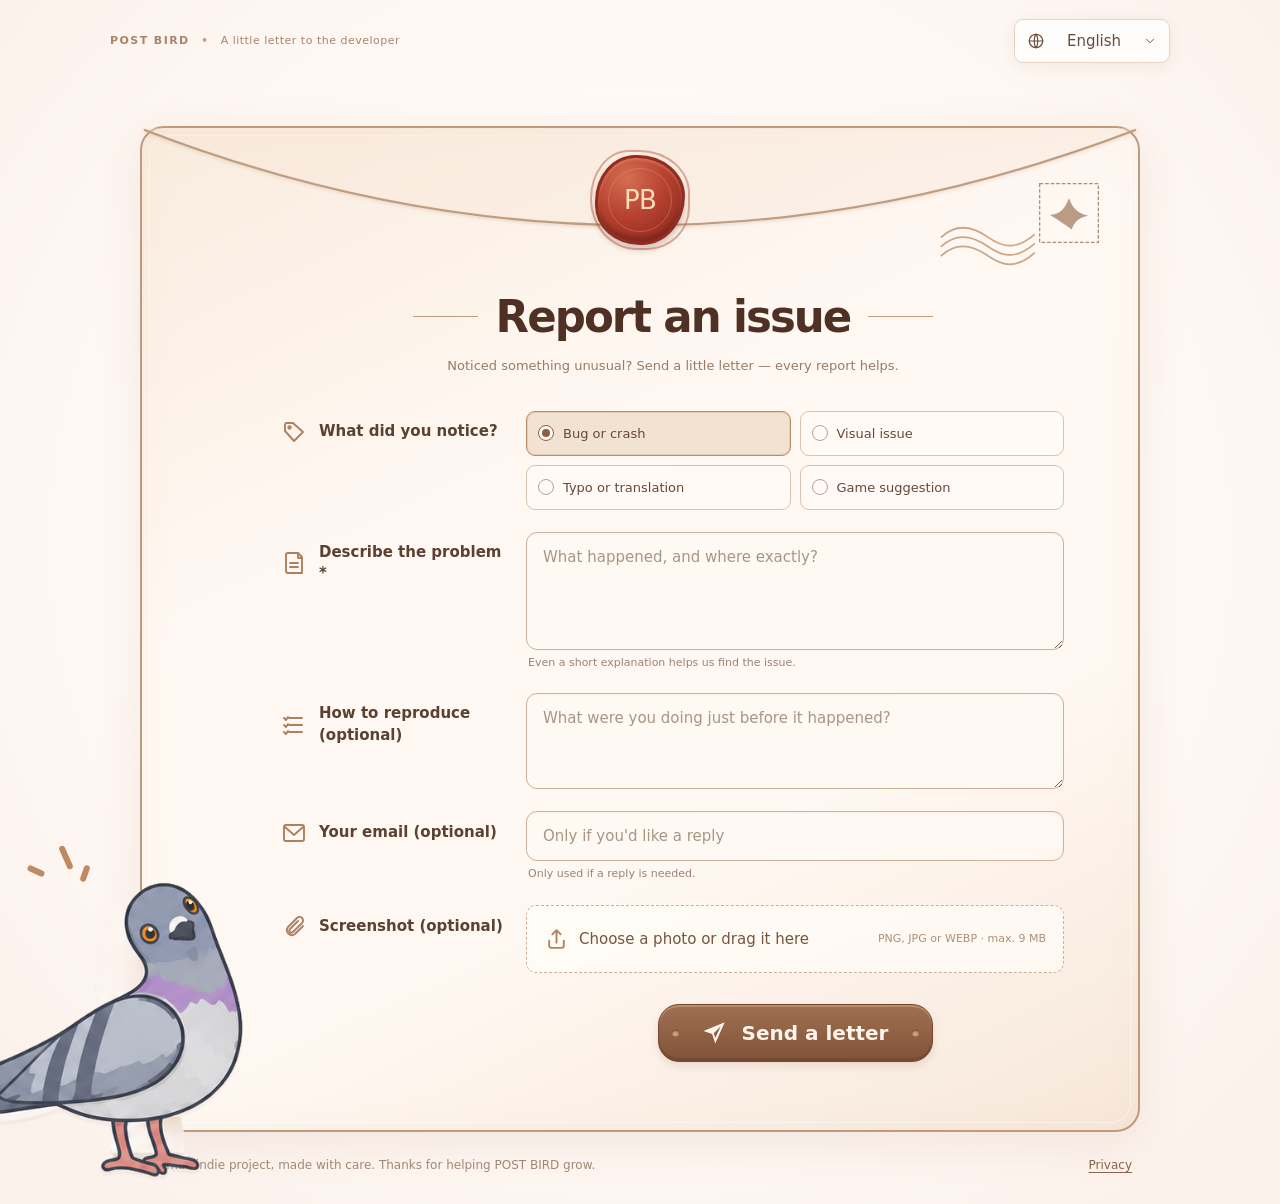
<file: index.html>
<!doctype html>
<html lang="en">
<head>
  <meta charset="utf-8">
  <meta name="viewport" content="width=device-width,initial-scale=1">
  <meta name="theme-color" content="#fff7f1">
  <meta name="description" content="Share a bug, visual issue, typo or suggestion for POST BIRD. A little letter to the developer.">
  <title>POST BIRD · Feedback</title>
  <link rel="icon" href="assets/favicon.svg" type="image/svg+xml">
  <link rel="stylesheet" href="styles.css">
  <script src="config.js" defer></script>
  <script src="app.js" defer></script>
</head>
<body data-page="form">
  <header class="top-bar">
    <div class="top-bar-inner">
      <span class="small-sign" aria-label="POST BIRD">POST BIRD <span class="sign-dot">•</span> <span data-i18n="smallSign">A little letter to the developer</span></span>
      <div class="lang-wrap" id="langWrap">
        <button type="button" class="language-trigger" id="langTrigger" aria-haspopup="true" aria-expanded="false" aria-controls="languageList">
          <svg viewBox="0 0 24 24" aria-hidden="true"><circle cx="12" cy="12" r="9"/><path d="M3 12h18M12 3c3 3 3 15 0 18M12 3c-3 3-3 15 0 18"/></svg>
          <span id="currentLanguage">English</span>
          <svg class="chevron" viewBox="0 0 24 24" aria-hidden="true"><path d="m6 9 6 6 6-6"/></svg>
        </button>
        <div class="language-list" id="languageList" hidden role="menu" aria-label="Select language">
          <button type="button" role="menuitemradio" aria-checked="true" data-lang="en">English <span>EN</span></button>
          <button type="button" role="menuitemradio" aria-checked="false" data-lang="ru">Русский <span>RU</span></button>
          <button type="button" role="menuitemradio" aria-checked="false" data-lang="zh-CN">简体中文 <span>简</span></button>
          <button type="button" role="menuitemradio" aria-checked="false" data-lang="es">Español <span>ES</span></button>
          <button type="button" role="menuitemradio" aria-checked="false" data-lang="pt-BR">Português (Brasil) <span>BR</span></button>
          <button type="button" role="menuitemradio" aria-checked="false" data-lang="de">Deutsch <span>DE</span></button>
          <button type="button" role="menuitemradio" aria-checked="false" data-lang="fr">Français <span>FR</span></button>
          <button type="button" role="menuitemradio" aria-checked="false" data-lang="pl">Polski <span>PL</span></button>
        </div>
      </div>
    </div>
  </header>

  <main class="post-office">
    <div class="paper-sheet">
      <svg class="flap" viewBox="0 0 1000 175" preserveAspectRatio="none" aria-hidden="true">
        <path class="flap-fill" d="M1 2 Q498 232 999 2 L999 0 L1 0 Z"/>
        <path class="flap-outline" d="M2 2 Q498 225 998 2" />
      </svg>
      <div class="wax-seal" aria-hidden="true"><span>PB</span></div>
      <svg class="postmark" viewBox="0 0 142 82" fill="none" aria-hidden="true">
        <g stroke="#bc906d" stroke-width="2.1" stroke-linecap="round" opacity=".78">
          <path d="M4 38c17-16 35-14 55 0S94 52 114 35"/><path d="M4 49c17-16 35-14 55 0S94 63 114 46"/><path d="M4 60c17-16 35-14 55 0S94 74 114 57"/>
        </g>
      </svg>
      <div class="stamp" aria-hidden="true">
        <svg viewBox="0 0 72 72" fill="none"><path class="stamp-edge" d="M4 4h64v64H4z"/><path class="stamp-bird" d="M15 38c12 0 17-8 21-18 4 11 10 17 21 19-10 2-15 6-18 15-7-5-13-9-24-16Z"/></svg>
      </div>
      <div class="sheet-content">
        <h1 data-i18n="title">Report an issue</h1>
        <p class="subtitle" data-i18n="subtitle">Noticed something unusual? Send a little letter — every report helps.</p>
        <form id="feedbackForm" action="#" method="POST" enctype="multipart/form-data" accept-charset="UTF-8">
          <input type="hidden" name="_subject" id="formSubject" value="POST BIRD — player feedback">
          <input type="hidden" name="_template" value="table">
          <!-- Full HTTPS URL is essential: FormSubmit uses this after a valid POST. -->
          <input type="hidden" name="_next" id="nextUrl" value="https://killiri-game.github.io/thanks.html">
          <input type="hidden" name="_url" id="sourceUrl" value="https://killiri-game.github.io/">
          <input type="hidden" name="Language" id="reportLanguage" value="English">
          <input type="hidden" name="Website" id="formWebsite" value="">
          <input type="text" name="_honey" class="honeypot" tabindex="-1" autocomplete="off" aria-hidden="true">

          <div class="form-row type-row">
            <div class="row-label"><svg viewBox="0 0 24 24" aria-hidden="true"><path d="M11 3H5a2 2 0 0 0-2 2v6l9 10 9-9-10-9Z"/><circle cx="7.5" cy="7.5" r="1.2"/></svg><span data-i18n="typeLabel">What did you notice?</span></div>
            <fieldset class="type-options" aria-label="Issue type" id="issueTypes">
              <legend class="sr-only" data-i18n="typeLabel">What did you notice?</legend>
              <label class="type-option"><input type="radio" name="Issue type" value="Bug or crash" checked><span class="radio-mark"></span><span data-i18n="typeBug">Bug or crash</span></label>
              <label class="type-option"><input type="radio" name="Issue type" value="Visual issue"><span class="radio-mark"></span><span data-i18n="typeVisual">Visual issue</span></label>
              <label class="type-option"><input type="radio" name="Issue type" value="Typo or translation"><span class="radio-mark"></span><span data-i18n="typeText">Typo or translation</span></label>
              <label class="type-option"><input type="radio" name="Issue type" value="Game suggestion"><span class="radio-mark"></span><span data-i18n="typeIdea">Game suggestion</span></label>
            </fieldset>
          </div>

          <div class="form-row">
            <label class="row-label" for="description"><svg viewBox="0 0 24 24" aria-hidden="true"><path d="M6 2h10l4 4v16H6a2 2 0 0 1-2-2V4a2 2 0 0 1 2-2Z"/><path d="M16 2v5h4M8 12h8M8 16h8"/></svg><span data-i18n="descriptionLabel">Describe the problem <b>*</b></span></label>
            <div class="field-wrap"><textarea name="Description" id="description" maxlength="3500" minlength="8" rows="4" required data-placeholder="descriptionPlaceholder" placeholder="What happened, and where exactly?"></textarea><small class="field-help" data-i18n="descriptionHelp">Even a short explanation helps us find the issue.</small></div>
          </div>

          <div class="form-row">
            <label class="row-label" for="steps"><svg viewBox="0 0 24 24" aria-hidden="true"><path d="M7 5h13M7 12h13M7 19h13"/><path d="m2 5 2 2 2-3M2 12l2 2 2-3M2 19l2 2 2-3"/></svg><span data-i18n="stepsLabel">How to reproduce <em>(optional)</em></span></label>
            <textarea name="Steps to reproduce" id="steps" maxlength="2000" rows="3" data-placeholder="stepsPlaceholder" placeholder="What were you doing just before it happened?"></textarea>
          </div>

          <div class="form-row">
            <label class="row-label" for="email"><svg viewBox="0 0 24 24" aria-hidden="true"><rect x="2" y="4" width="20" height="16" rx="2"/><path d="m3 6 9 8 9-8"/></svg><span data-i18n="emailLabel">Your email <em>(optional)</em></span></label>
            <div class="field-wrap"><input type="email" name="email" id="email" maxlength="180" autocomplete="email" data-placeholder="emailPlaceholder" placeholder="Only if you'd like a reply"><small class="field-help" data-i18n="emailHelp">Only used if a reply is needed.</small></div>
          </div>

          <div class="form-row attachment-row">
            <div class="row-label"><svg viewBox="0 0 24 24" aria-hidden="true"><path d="m21 11-8 8a5 5 0 0 1-7-7L15 3a3.5 3.5 0 0 1 5 5l-9 9a2 2 0 1 1-3-3l8-8"/></svg><span data-i18n="screenshotLabel">Screenshot <em>(optional)</em></span></div>
            <div class="field-wrap"><label for="attachment" class="attachment-drop" id="dropZone"><svg viewBox="0 0 24 24" aria-hidden="true"><path d="M12 16V4m-4 4 4-4 4 4"/><path d="M5 14v5a2 2 0 0 0 2 2h10a2 2 0 0 0 2-2v-5"/></svg><span id="attachmentText" data-i18n="screenshotChoose">Choose a photo or drag it here</span><span class="file-subnote" data-i18n="screenshotFormats">PNG, JPG or WEBP · max. 9 MB</span></label><input type="file" name="attachment" id="attachment" accept="image/png,image/jpeg,image/webp"><button type="button" class="remove-file" id="removeAttachment" hidden data-i18n="removeImage">Remove image</button></div>
          </div>

          <div class="actions"><button class="send-button" type="submit" id="sendButton"><svg viewBox="0 0 32 32" fill="currentColor" aria-hidden="true"><path d="M29 3 2 14l11 4 4 12L29 3Zm-14 14 9-9-7 15-2-6Z"/></svg><span data-i18n="send">Send a letter</span></button><p class="status-note" id="statusNote" role="alert" hidden></p></div>
        </form>
      </div>
      <div class="pigeon-illustration" aria-hidden="true"><span class="wonder wonder-one"></span><span class="wonder wonder-two"></span><span class="wonder wonder-three"></span><img src="assets/pigeon.png" width="465" height="415" alt=""></div>
    </div>
    <footer class="footer-note"><span data-i18n="footerMessage">A small indie project, made with care. Thanks for helping POST BIRD grow.</span><a href="privacy.html" id="privacyLink" data-i18n="privacy">Privacy</a></footer>
  </main>
</body>
</html>
</file>
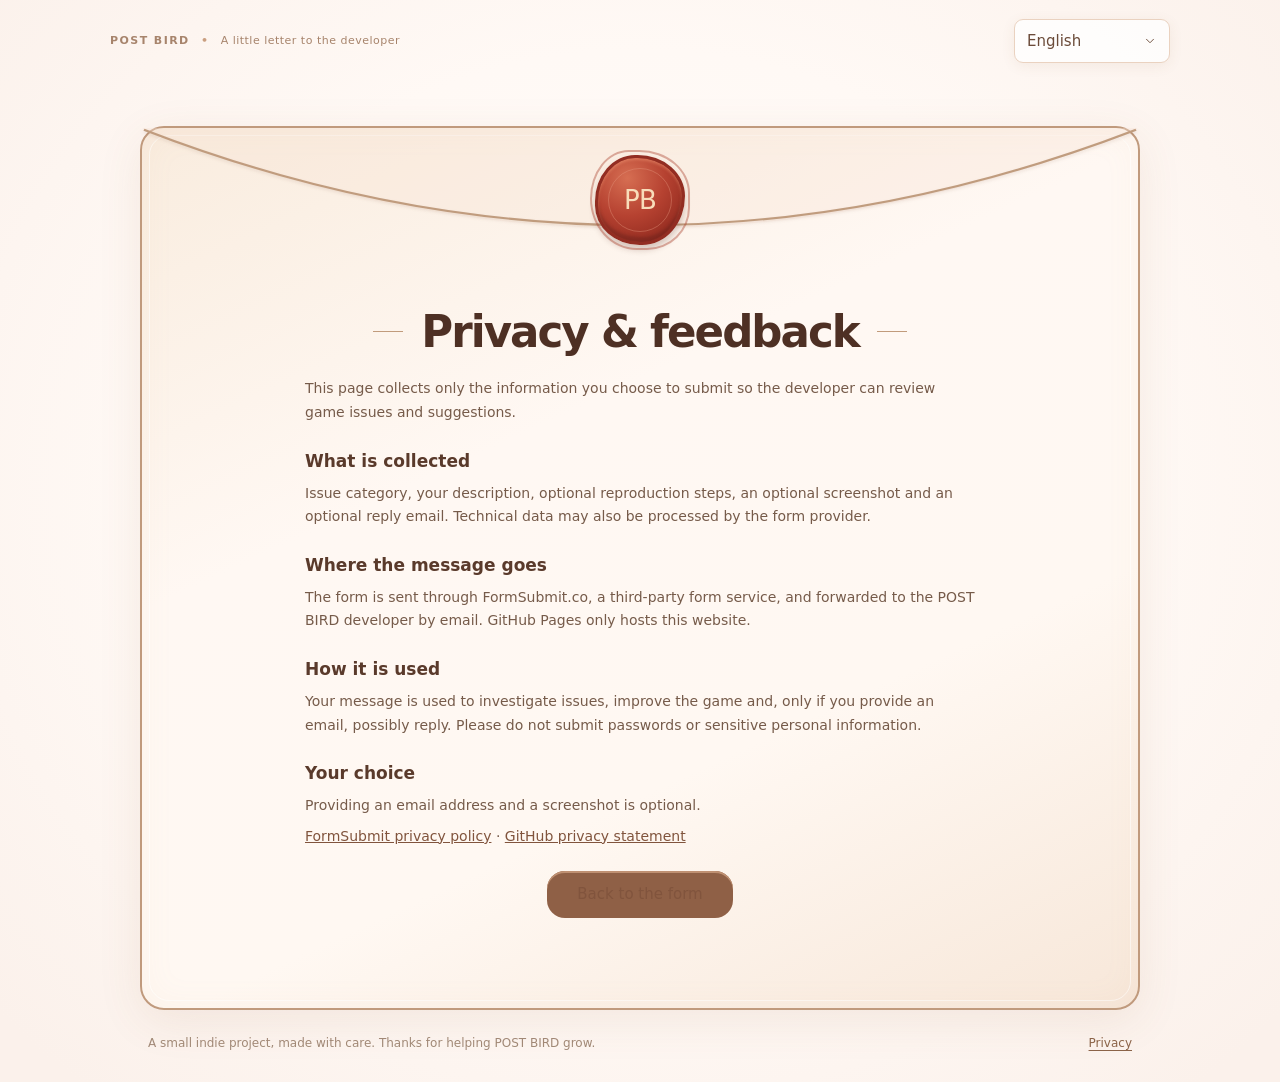
<file: privacy.html>
<!doctype html>
<html lang="en"><head><meta charset="utf-8"><meta name="viewport" content="width=device-width,initial-scale=1"><meta name="theme-color" content="#fff7f1"><title>POST BIRD · Privacy</title><link rel="icon" href="assets/favicon.svg" type="image/svg+xml"><link rel="stylesheet" href="styles.css"><script src="app.js" defer></script></head>
<body data-page="privacy"><header class="top-bar"><div class="top-bar-inner"><span class="small-sign">POST BIRD <span class="sign-dot">•</span> <span data-i18n="smallSign">A little letter to the developer</span></span><div class="lang-wrap" id="langWrap"><button class="language-trigger" id="langTrigger" aria-expanded="false" aria-controls="languageList" type="button"><span id="currentLanguage">English</span><svg class="chevron" viewBox="0 0 24 24" width="16" height="16" fill="none" stroke="currentColor" stroke-width="2"><path d="m6 9 6 6 6-6"/></svg></button><div class="language-list" id="languageList" hidden role="menu"><button type="button" data-lang="en">English</button><button type="button" data-lang="ru">Русский</button><button type="button" data-lang="zh-CN">简体中文</button><button type="button" data-lang="es">Español</button><button type="button" data-lang="pt-BR">Português (Brasil)</button><button type="button" data-lang="de">Deutsch</button><button type="button" data-lang="fr">Français</button><button type="button" data-lang="pl">Polski</button></div></div></div></header>
<main class="post-office"><section class="paper-sheet simple-sheet"><svg class="flap" viewBox="0 0 1000 175" preserveAspectRatio="none" aria-hidden="true"><path class="flap-fill" d="M1 2 Q498 232 999 2 L999 0 L1 0 Z"/><path class="flap-outline" d="M2 2 Q498 225 998 2" /></svg><div class="wax-seal" aria-hidden="true"><span>PB</span></div><div class="sheet-content"><h1 data-i18n="privacyTitle">Privacy & feedback</h1><div class="privacy-content"><p data-i18n="privacyIntro">This page collects only information you choose to submit.</p><h2 data-i18n="privacyDataTitle">What is collected</h2><p data-i18n="privacyData">Issue category, description and optional information.</p><h2 data-i18n="privacyWhereTitle">Where the message goes</h2><p data-i18n="privacyWhere">This form uses FormSubmit.co.</p><h2 data-i18n="privacyWhyTitle">How it is used</h2><p data-i18n="privacyWhy">Used to improve the game.</p><h2 data-i18n="privacyChoiceTitle">Your choice</h2><p data-i18n="privacyChoice">Email and screenshots are optional.</p><p><a href="https://formsubmit.co/privacy.pdf" target="_blank" rel="noopener noreferrer">FormSubmit privacy policy</a> · <a href="https://docs.github.com/en/site-policy/privacy-policies/github-general-privacy-statement" target="_blank" rel="noopener noreferrer">GitHub privacy statement</a></p><div class="simple-center"><a class="back-button" href="index.html" id="returnLink" data-i18n="privacyBack">Back to the form</a></div></div></div></section><footer class="footer-note"><span data-i18n="footerMessage">A small indie project, made with care.</span><a id="privacyLink" href="privacy.html" data-i18n="privacy">Privacy</a></footer></main>
</body></html>
</file>
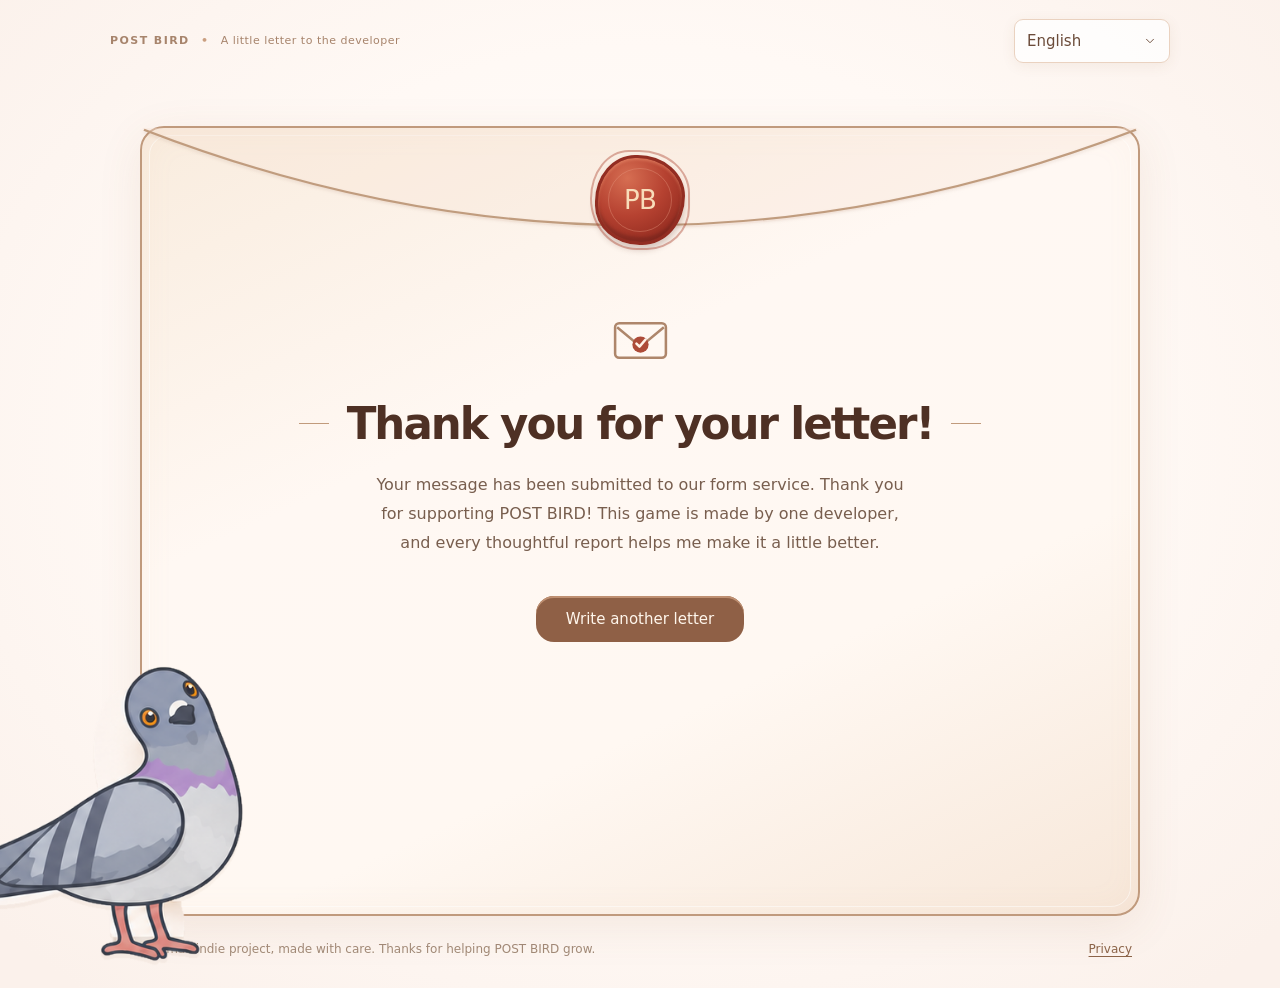
<file: thanks.html>
<!doctype html>
<html lang="en"><head><meta charset="utf-8"><meta name="viewport" content="width=device-width,initial-scale=1"><meta name="theme-color" content="#fff7f1"><title>POST BIRD · Thank you</title><link rel="icon" href="assets/favicon.svg" type="image/svg+xml"><link rel="stylesheet" href="styles.css"><script src="app.js" defer></script></head>
<body data-page="thanks">
<header class="top-bar"><div class="top-bar-inner"><span class="small-sign">POST BIRD <span class="sign-dot">•</span> <span data-i18n="smallSign">A little letter to the developer</span></span><div class="lang-wrap" id="langWrap"><button class="language-trigger" id="langTrigger" aria-expanded="false" aria-controls="languageList" type="button"><span id="currentLanguage">English</span><svg class="chevron" viewBox="0 0 24 24" width="16" height="16" fill="none" stroke="currentColor" stroke-width="2"><path d="m6 9 6 6 6-6"/></svg></button><div class="language-list" id="languageList" hidden role="menu"><button type="button" data-lang="en">English</button><button type="button" data-lang="ru">Русский</button><button type="button" data-lang="zh-CN">简体中文</button><button type="button" data-lang="es">Español</button><button type="button" data-lang="pt-BR">Português (Brasil)</button><button type="button" data-lang="de">Deutsch</button><button type="button" data-lang="fr">Français</button><button type="button" data-lang="pl">Polski</button></div></div></div></header>
<main class="post-office"><section class="paper-sheet simple-sheet"><svg class="flap" viewBox="0 0 1000 175" preserveAspectRatio="none" aria-hidden="true"><path class="flap-fill" d="M1 2 Q498 232 999 2 L999 0 L1 0 Z"/><path class="flap-outline" d="M2 2 Q498 225 998 2" /></svg><div class="wax-seal" aria-hidden="true"><span>PB</span></div><div class="sheet-content simple-center"><svg class="letter-icon" viewBox="0 0 64 64" fill="none" aria-hidden="true"><rect x="7" y="16" width="50" height="34" rx="4" stroke="#ae866b" stroke-width="2.5"/><path d="m9 20 23 19 23-19" stroke="#ae866b" stroke-width="2.5"/><circle cx="32" cy="37" r="8" fill="#ad4b38"/><path d="m28 36 3 3 6-7" stroke="#fff3e8" stroke-width="2.5" stroke-linecap="round" stroke-linejoin="round"/></svg><h1 data-i18n="thankTitle">Thank you for your letter!</h1><p class="simple-copy" data-i18n="thankBody">Your message has been submitted to our form service. Thank you for supporting POST BIRD! This game is made by one developer, and every thoughtful report helps me make it a little better.</p><a class="back-button" href="index.html" id="returnLink" data-i18n="thankBack">Write another letter</a></div><div class="pigeon-illustration" aria-hidden="true"><img src="assets/pigeon.png" alt=""></div></section><footer class="footer-note"><span data-i18n="footerMessage">A small indie project, made with care.</span><a id="privacyLink" href="privacy.html" data-i18n="privacy">Privacy</a></footer></main>
</body></html>
</file>
<file: styles.css>
:root{--ink:#4b3026;--muted:#917663;--line:#d4b59e;--paper:#fff8f2;--outline:#bf987a;--brown:#86583d;--lightbrown:#a47454}
*,*::before,*::after{box-sizing:border-box}
html{scroll-behavior:smooth}
body{margin:0;min-height:100vh;color:var(--ink);font-family:system-ui,-apple-system,"Segoe UI",Roboto,Arial,sans-serif;background:radial-gradient(ellipse 68% 72% at 50% 45%,#fffefd 0%,#fff9f5 56%,#fbf1eb 100%);font-size:15px;line-height:1.5}
button,input,textarea{font:inherit}
button{cursor:pointer}
button:focus-visible,input:focus-visible,textarea:focus-visible,a:focus-visible{outline:3px solid #bf8356;outline-offset:3px}
.top-bar{position:relative;z-index:5}.top-bar-inner{width:min(1060px,calc(100% - 46px));margin:auto;min-height:82px;display:flex;justify-content:space-between;align-items:center;gap:18px}.small-sign{font-size:11px;letter-spacing:.13em;font-weight:680;color:#a7846c}.sign-dot{padding:0 6px;color:#ca9f80}.small-sign [data-i18n]{letter-spacing:.045em;font-weight:450}
.lang-wrap{position:relative}.language-trigger{border:1px solid #ead2c0;background:rgba(255,255,255,.78);color:#6b4b39;border-radius:9px;padding:10px 12px;display:flex;align-items:center;gap:9px;min-width:156px;justify-content:space-between;box-shadow:0 3px 14px #7b533514;transition:border-color .2s,background .2s}.language-trigger:hover{border-color:#bd987c;background:#fff}.language-trigger svg{width:18px;height:18px;flex:none;fill:none;stroke:currentColor;stroke-width:1.6;stroke-linecap:round;stroke-linejoin:round}.language-trigger svg.chevron{width:14px;height:14px;transition:transform .2s}.language-trigger[aria-expanded=true] .chevron{transform:rotate(180deg)}.language-list{position:absolute;top:calc(100% + 9px);right:0;width:225px;z-index:30;padding:6px;background:#fffaf7;border:1px solid #e7cfbb;border-radius:11px;box-shadow:0 15px 36px #60381b27;transform-origin:top right;animation:curtain .18s ease-out}.language-list[hidden]{display:none}.language-list button{display:flex;align-items:center;justify-content:space-between;background:transparent;width:100%;padding:9px 11px;border:0;border-radius:7px;color:#624532;text-align:left}.language-list button span{font-size:10px;letter-spacing:.06em;color:#ae947e}.language-list button:hover,.language-list button[aria-checked=true]{background:#f3e4d8}.language-list button[aria-checked=true]{font-weight:700}@keyframes curtain{from{opacity:0;transform:translateY(-8px) scaleY(.95)}to{opacity:1;transform:translateY(0) scaleY(1)}}
.post-office{width:100%;padding:44px 22px 30px}.paper-sheet{position:relative;width:min(1000px,calc(100% - 64px));margin:0 auto;background:linear-gradient(155deg,#f9ecde 0%,#fff8f3 36%,#fff8f2 67%,#f7e7d9 100%);border:2px solid #c09a7d;border-radius:24px;min-height:790px;box-shadow:0 11px 45px #8c583019,inset 0 0 35px #d4a77d12}.paper-sheet:after{content:"";pointer-events:none;position:absolute;inset:7px;border:1px solid #ffffff82;border-radius:20px;z-index:0}.flap{position:absolute;inset:0 0 auto;width:100%;height:150px;pointer-events:none;overflow:visible;z-index:1}.flap-fill{fill:#f5e3d4;fill-opacity:.35}.flap-outline{stroke:#c09c7e;stroke-width:2.5;fill:none;filter:drop-shadow(0px 2px 2px #6b3a1d20)}.wax-seal{position:absolute;z-index:3;left:50%;top:27px;transform:translateX(-50%);width:90px;height:90px;display:flex;align-items:center;justify-content:center;color:#f8ddba;font-size:26px;font-weight:450;letter-spacing:-.03em;background:radial-gradient(circle at 35% 24%,#d66e52 0%,#b64231 45%,#8f291e 86%);border:3px solid #922d22;border-radius:45% 53% 48% 50% / 52% 46% 55% 44%;box-shadow:0 5px 6px #5c2c203b,inset 0 2px 3px #f49f7b75,inset 0 -5px 3px #551c1852}.wax-seal:before{content:"";position:absolute;inset:10px;border:1.5px solid #e69a8066;border-radius:50%}.wax-seal:after{content:"";position:absolute;inset:-8px;border:2px solid #a83c2a66;border-radius:42% 55% 47% 51% / 53% 47% 46% 56%;z-index:-1}.wax-seal span{position:relative}.postmark{position:absolute;width:120px;top:77px;right:80px;z-index:2}.stamp{position:absolute;right:36px;top:52px;width:66px;height:66px;z-index:2;color:#b38c70}.stamp svg{width:100%;height:100%}.stamp-edge{stroke:currentColor;stroke-width:1.4;stroke-dasharray:4 2;fill:none}.stamp-bird{fill:#ae8b70;opacity:.85}
.sheet-content{position:relative;z-index:2;padding:164px 74px 68px 140px}.sheet-content h1{margin:0;text-align:center;font-size:clamp(27px,3.4vw,44px);font-weight:760;letter-spacing:-.045em;color:#4e3024;line-height:1.16}.sheet-content h1::before,.sheet-content h1::after{content:"";width:65px;height:1.5px;background:#c19b7c;display:inline-block;vertical-align:middle;margin:0 18px 7px}.subtitle{text-align:center;color:#997b67;margin:14px 0 34px;font-size:13px}.form-row{display:grid;grid-template-columns:225px minmax(0,1fr);align-items:start;gap:19px;margin:0 0 22px}.row-label{display:flex;align-items:center;gap:13px;color:#5b4132;font-size:15px;font-weight:650;padding-top:10px;line-height:1.42}.row-label svg{flex:none;width:24px;height:24px;fill:none;stroke:#ad8061;stroke-width:1.9;stroke-linecap:round;stroke-linejoin:round}.row-label span{display:block}.row-label em{font-style:normal;font-size:11px;font-weight:450;color:#aa8e7b}.row-label b{color:#ad6b50}.field-wrap{min-width:0}textarea,input[type=email]{width:100%;border:1.4px solid #cdb19a;background:#fffaf6b5;border-radius:11px;color:#51392b;padding:13px 16px;box-shadow:inset 0 1px 2px #c09b7c14;outline-offset:2px;transition:background .2s,border-color .2s}textarea::placeholder,input::placeholder{color:#a99586}textarea:focus,input[type=email]:focus{background:#fffdfa;border-color:#a87556;outline:none;box-shadow:0 0 0 3px #d1a58232}textarea{min-height:80px;resize:vertical;display:block}#description{min-height:112px}#steps{min-height:80px}.field-help{display:block;margin:5px 0 0 2px;font-size:11px;color:#9d8270}.type-options{border:none;padding:1px 0 0;margin:0;display:grid;grid-template-columns:1fr 1fr;gap:9px}.type-option{position:relative;min-height:45px;display:flex;align-items:center;gap:9px;padding:9px 11px;border:1px solid #dbc2ad;border-radius:9px;background:#fffdf98a;cursor:pointer;transition:border-color .2s,background .2s,box-shadow .2s;color:#664938;font-size:13px}.type-option:hover{background:#fffaf4;border-color:#b98c70}.type-option:has(input:checked){background:#f2e2d2;border-color:#b88c69;box-shadow:inset 0 0 0 1px #c7a18155}.type-option input{position:absolute;opacity:0;width:1px;height:1px}.type-option:has(input:focus-visible){outline:3px solid #bd865f;outline-offset:2px}.radio-mark{width:16px;height:16px;border:1.6px solid #b8a18d;border-radius:50%;flex:none;background:#fffaf7;display:block;position:relative}.type-option input:checked+.radio-mark{border-color:#8f5e41}.type-option input:checked+.radio-mark:after{content:"";position:absolute;inset:3px;border-radius:50%;background:#8f5e41}.attachment-drop{border:1.5px dashed #cfae96;border-radius:10px;min-height:68px;padding:11px 17px;background:#fffcf7b8;display:flex;align-items:center;gap:10px;cursor:pointer;color:#775541;transition:background .2s,border-color .2s;flex-wrap:wrap}.attachment-drop:hover,.attachment-drop.dragging{background:#f8ebe1;border-color:#9f6d4e}.attachment-drop svg{width:25px;height:25px;fill:none;stroke:#b38160;stroke-width:1.8;stroke-linecap:round;stroke-linejoin:round;flex:none}.file-subnote{font-size:11px;color:#ac907b;margin-left:auto}#attachment{position:absolute;width:1px;height:1px;opacity:0;overflow:hidden}.remove-file{border:0;background:transparent;text-decoration:underline;font-size:12px;color:#895b42;padding:6px}.actions{text-align:center;margin:31px 0 0 244px}.send-button{position:relative;border:1px solid #77472e;color:#fff6eb;background:linear-gradient(#9f7050,#825239);min-width:275px;padding:13px 26px;border-radius:21px;box-shadow:inset 0 2px #d2a98a80,inset 0 -3px #5c352452,0 4px 8px #5e37221f;font-size:20px;font-weight:610;display:inline-flex;align-items:center;justify-content:center;gap:15px;transition:filter .2s,transform .2s}.send-button:before,.send-button:after{content:"";position:absolute;width:7px;height:7px;background:#d0a17a;border-radius:50%;top:50%;transform:translateY(-50%);box-shadow:inset 0 1px 2px #4c2e20}.send-button:before{left:13px}.send-button:after{right:13px}.send-button:hover{filter:brightness(1.07);transform:translateY(-1px)}.send-button:disabled{opacity:.65;cursor:wait}.send-button svg{width:25px;height:25px}.status-note{margin:9px 0 0;color:#a74330;font-size:12px}.honeypot,.sr-only{position:absolute!important;width:1px;height:1px;overflow:hidden;clip:rect(0,0,0,0);white-space:nowrap;clip-path:inset(50%)}
.pigeon-illustration{position:absolute;z-index:3;left:-224px;bottom:-64px;width:385px;pointer-events:none}.pigeon-illustration img{display:block;width:100%;height:auto;filter:drop-shadow(0 4px 0 #8b5c3f0d)}.wonder{position:absolute;background:#bd8a61;width:6px;height:25px;border-radius:6px;z-index:1;left:145px;top:-5px;transform:rotate(-24deg)}.wonder-two{height:18px;left:115px;top:12px;transform:rotate(-65deg)}.wonder-three{height:17px;left:164px;top:15px;transform:rotate(19deg)}.footer-note{display:flex;justify-content:space-between;gap:15px;align-items:center;max-width:1000px;padding:24px 8px 0;margin:0 auto;font-size:12px;color:#a28a78}.footer-note a{color:#8c6449;text-decoration:underline;text-underline-offset:3px}
/* Thank you + privacy reuse the same envelope */
.simple-sheet .sheet-content{padding:179px 105px 90px}.simple-sheet .letter-icon{width:65px;height:65px;display:block;margin:0 auto 27px}.simple-sheet h1::before,.simple-sheet h1::after{width:30px}.simple-copy{max-width:550px;text-align:center;margin:22px auto;color:#785e4e;font-size:16px;line-height:1.8}.back-button{display:inline-block;text-decoration:none;border-radius:18px;background:#8f6046;color:#fff6ec;padding:12px 30px;margin-top:16px;box-shadow:inset 0 2px #bf9072}.simple-center{text-align:center}.privacy-content{max-width:670px;margin:20px auto 0;color:#765b4a}.privacy-content h2{font-size:17px;margin:24px 0 5px;color:#5a3a2b}.privacy-content p{margin:7px 0;font-size:14px;line-height:1.7}.privacy-content a{color:#81543d}
@media(max-width:1160px){.pigeon-illustration{left:-126px;bottom:-66px;width:280px}.sheet-content{padding-left:112px}.form-row{grid-template-columns:208px minmax(0,1fr)}.actions{margin-left:227px}}
@media(max-width:850px){.post-office{padding:42px 22px 24px}.paper-sheet{width:min(100%,720px)}.sheet-content{padding:155px 35px 56px 50px}.form-row{grid-template-columns:1fr;gap:7px;margin-bottom:19px}.row-label{padding-top:0}.actions{margin:25px 0 0}.pigeon-illustration{left:-32px;top:26px;bottom:auto;width:123px}.wonder{display:none}.stamp{right:20px;top:48px;width:49px}.postmark{right:41px;top:63px;width:83px}.wax-seal{top:28px;width:72px;height:72px;font-size:22px}.sheet-content h1::before,.sheet-content h1::after{width:30px;margin:0 10px 6px}.simple-sheet .sheet-content{padding:153px 45px 65px}}
@media(max-width:530px){.top-bar-inner{min-height:62px;width:calc(100% - 25px)}.small-sign{font-size:10px;max-width:140px}.small-sign [data-i18n],.small-sign .sign-dot{display:none}.language-trigger{min-width:128px;padding:8px;font-size:13px}.post-office{padding:42px 13px 20px}.paper-sheet{border-radius:17px}.flap{height:90px}.wax-seal{top:19px;width:62px;height:62px;font-size:19px}.stamp{right:12px;top:24px;width:38px}.postmark{right:28px;top:32px;width:65px}.pigeon-illustration{left:-25px;top:28px;width:105px}.sheet-content{padding:116px 18px 42px}.sheet-content h1{font-size:28px}.sheet-content h1::before,.sheet-content h1::after{width:13px;margin:0 7px 5px}.subtitle{font-size:12px;margin:13px 0 25px}.type-options{gap:7px}.type-option{font-size:11px;padding:9px 7px;gap:6px}.type-option .radio-mark{width:13px;height:13px}.type-option .radio-mark:after{inset:2px}.row-label{font-size:13px;gap:8px}.row-label svg{width:20px;height:20px}.field-help{font-size:10px}.file-subnote{margin-left:35px}.attachment-drop{font-size:12px}.send-button{min-width:min(100%,300px);font-size:17px}.footer-note{display:block;text-align:center;padding:20px 20px 0}.footer-note a{display:block;margin-top:8px}.simple-sheet .sheet-content{padding:130px 25px 54px}.simple-copy{font-size:14px}}
@media(prefers-reduced-motion:reduce){*,*:before,*:after{animation:none!important;transition:none!important;scroll-behavior:auto!important}}
</file>
